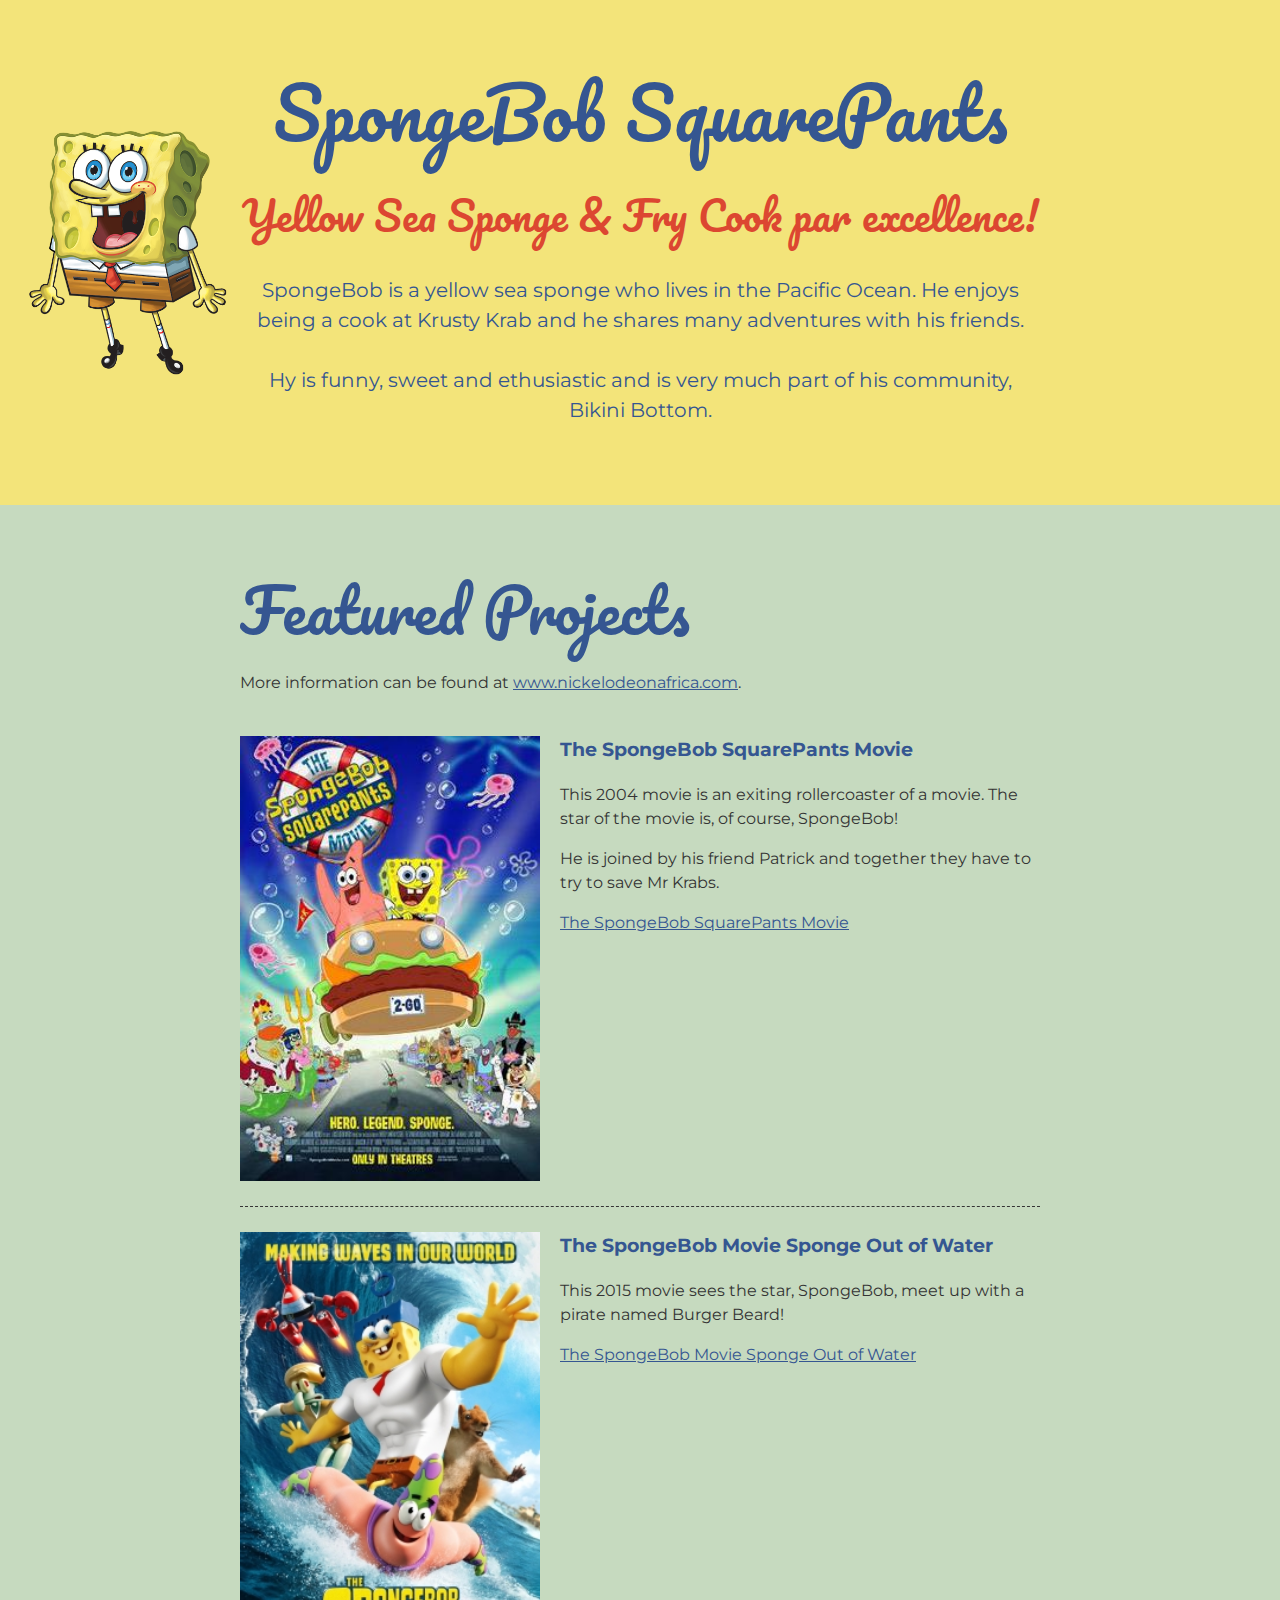
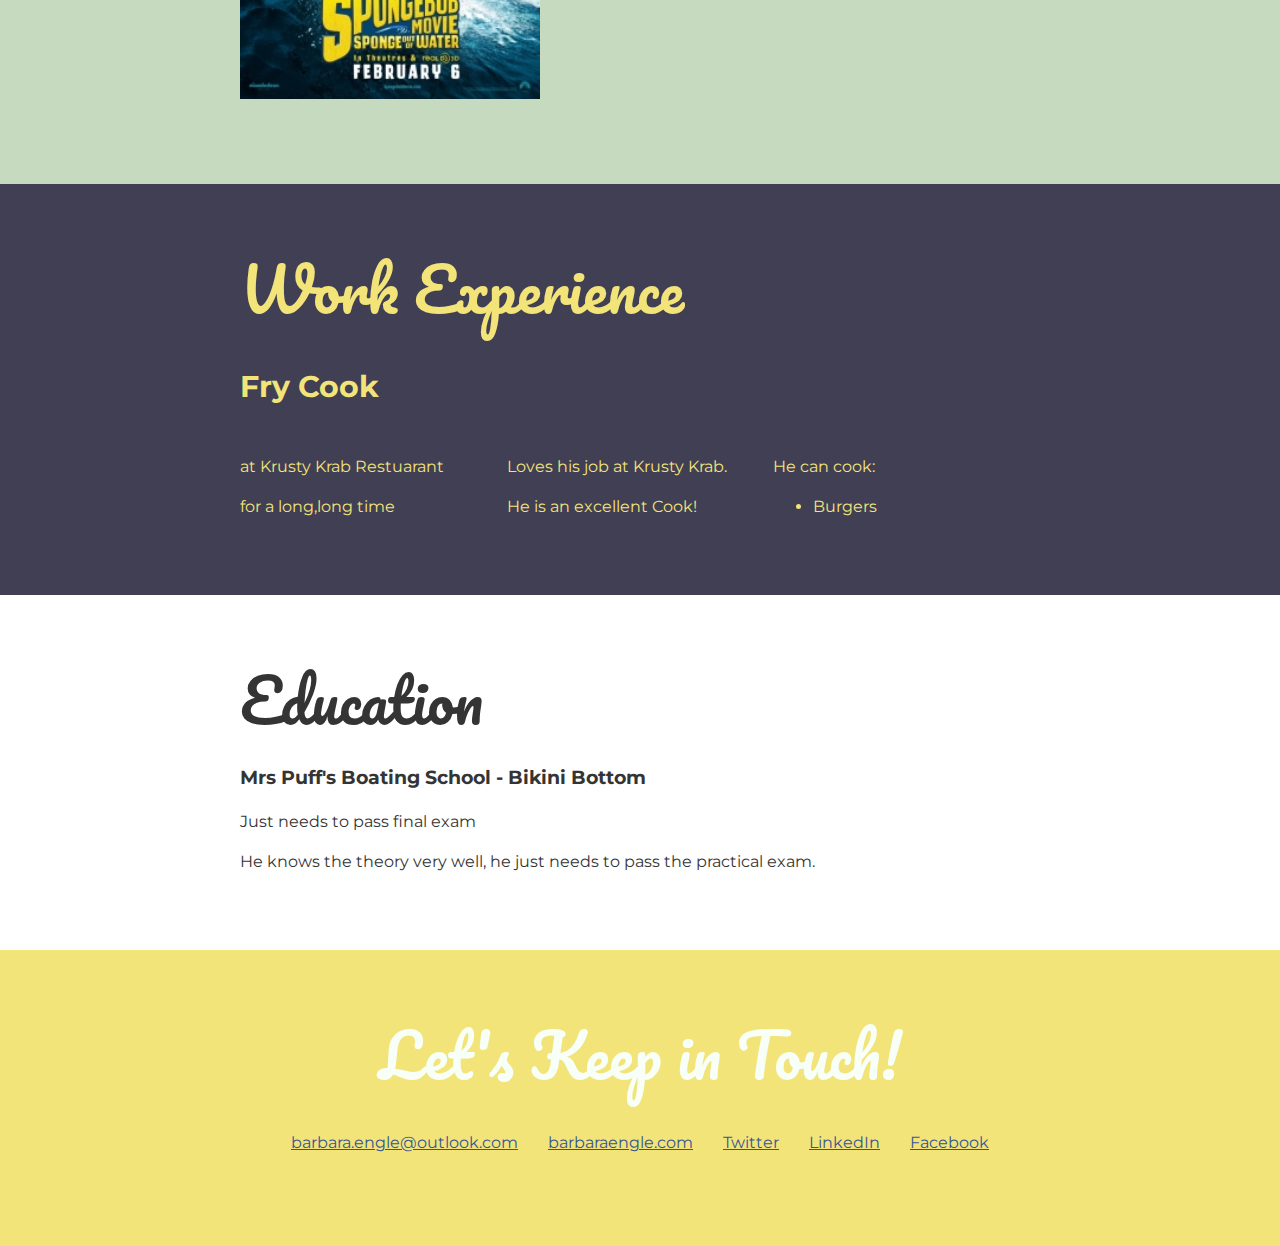
<file: SpongeBob/index.html>
<!DOCTYPE html>

<html lang="en">

<head>
    <meta charset="UTF-8">
    <meta name="viewport" content="width=device-width, initial-scale=1.0">
    <title>SpongeBob SquarePants Portfolio</title> 
    <link href="https://fonts.googleapis.com/css2?family=Montserrat&family=Pacifico&display=swap" rel="stylesheet"> 
    <link rel="stylesheet" href="css/styles.css">  
</head>

<body>
    <main>
      <!-- ***********************  ABOUT / PROFILE  *********************** -->
      <header>
        <div class="content-wrapper">
          <h1>SpongeBob SquarePants</h1>
          <h2>Yellow Sea Sponge & Fry Cook par excellence!</h2>

          <p>SpongeBob is a yellow sea sponge who lives in the Pacific Ocean.  He enjoys being a cook at Krusty Krab and he shares many adventures with his friends. </p>
          <p>Hy is funny, sweet and ethusiastic and is very much part of his community, Bikini Bottom.</p>
        </div>
      </header>

      <!-- ********************  PROJECTS / PORTFOLIO  ********************* -->
      <section class="projects">
        <div class="content-wrapper divider">
        <h2>Featured Projects</h2>
        <p>More information can be found at <a href="http://www.nickelodeonafrica.com/shows/spongebob/76ypv4">www.nickelodeonafrica.com</a>.</p>

        <!-- Copy the whole <section> block to add more projects. -->
        <section class="project-item">
          <img src="images/The_SpongeBob_SquarePants_Movie_poster.jpg" alt="The SpongeBob SquarePants Move Poster">
          <h3>The SpongeBob SquarePants Movie</h3>
          <p>This 2004 movie is an exiting rollercoaster of a movie.  The star of the movie is, of course, SpongeBob!</p>
          <p>He is joined by his friend Patrick and together they have to try to save Mr Krabs.</p>
          <a href="#" target="https://en.wikipedia.org/wiki/The_SpongeBob_SquarePants_Movie">The SpongeBob SquarePants Movie</a>
        </section>
        <!-- End of Project block. -->

        <section class="project-item">
          <img src="images/SB-2_poster.jpg" alt="The SpongeBob Movie Sponge out of Water Poster">
          <h3>The SpongeBob Movie Sponge Out of Water</h3>
          <p>This 2015 movie sees the star, SpongeBob, meet up with a pirate named Burger Beard!</p>
          <a href="#" target="https://en.wikipedia.org/wiki/The_SpongeBob_Movie:_Sponge_Out_of_Water">The SpongeBob Movie Sponge Out of Water</a>
        </section>

        </div>
      </section>

      <!-- ***********************  WORK EXPERIENCE  *********************** -->
      <section class="work-experience">
        
       <div class="content-wrapper">
        
          <h2>Work Experience </h2>
        
          <h3>Fry Cook</h3>
        <!-- Copy this whole <section> block to add more jobs. -->
        <section class="job-item">

          <div class="job-details">
            <p>at Krusty Krab Restuarant</p>
            <p>for a long,long time</p>
          </div>

          <div class="job-summary">
            <p>Loves his job at Krusty Krab.</p>
            <p>He is an excellent Cook!</p>
          </div>

          <div class="job-details">
            <p>He can cook:</p>
            <ul>
              <li>Burgers</li>
            </ul>
          </div>
        
        </section>
        <!-- End of Job block. -->
      </div>
      
    </section>

      <!-- ******************  EDUCATION & CERTIFICATIONS ****************** -->
      <section>
      <div class="content-wrapper">
        <h2>Education</h2>

        <!-- Copy this whole <section> block to add more schools. -->
        <section>
          <h3>Mrs Puff's Boating School - Bikini Bottom</h3>
          <p>Just needs to pass final exam</p>
          <p>He knows the theory very well, he just needs to pass the practical exam.</p>
        </section>
        <!-- End of School block. -->
      </div>
      </section>
      </main>

      <!-- *****************  CONTACT INFO / SOCIAL MEDIA  ***************** -->
      <footer>
        <div class="content-wrapper">
          <h2>Let's Keep in Touch!</h2>

          <!-- Social media and contact links. Add or remove any networks. -->
          <ul class="contact-list">
            <li><a href="mailto:barbara.engle@outlook.com">barbara.engle@outlook.com</a></li>
            <li><a href="http://barbaraengle.com" target="_blank">barbaraengle.com</a></li>
            <li><a href="#" target="_blank">Twitter</a></li>
            <li><a href="#" target="_blank">LinkedIn</a></li>
            <li><a href="#" target="_blank">Facebook</a></li>
          </ul>
        </div>
      </footer>
    
</body>
</html>
</file>
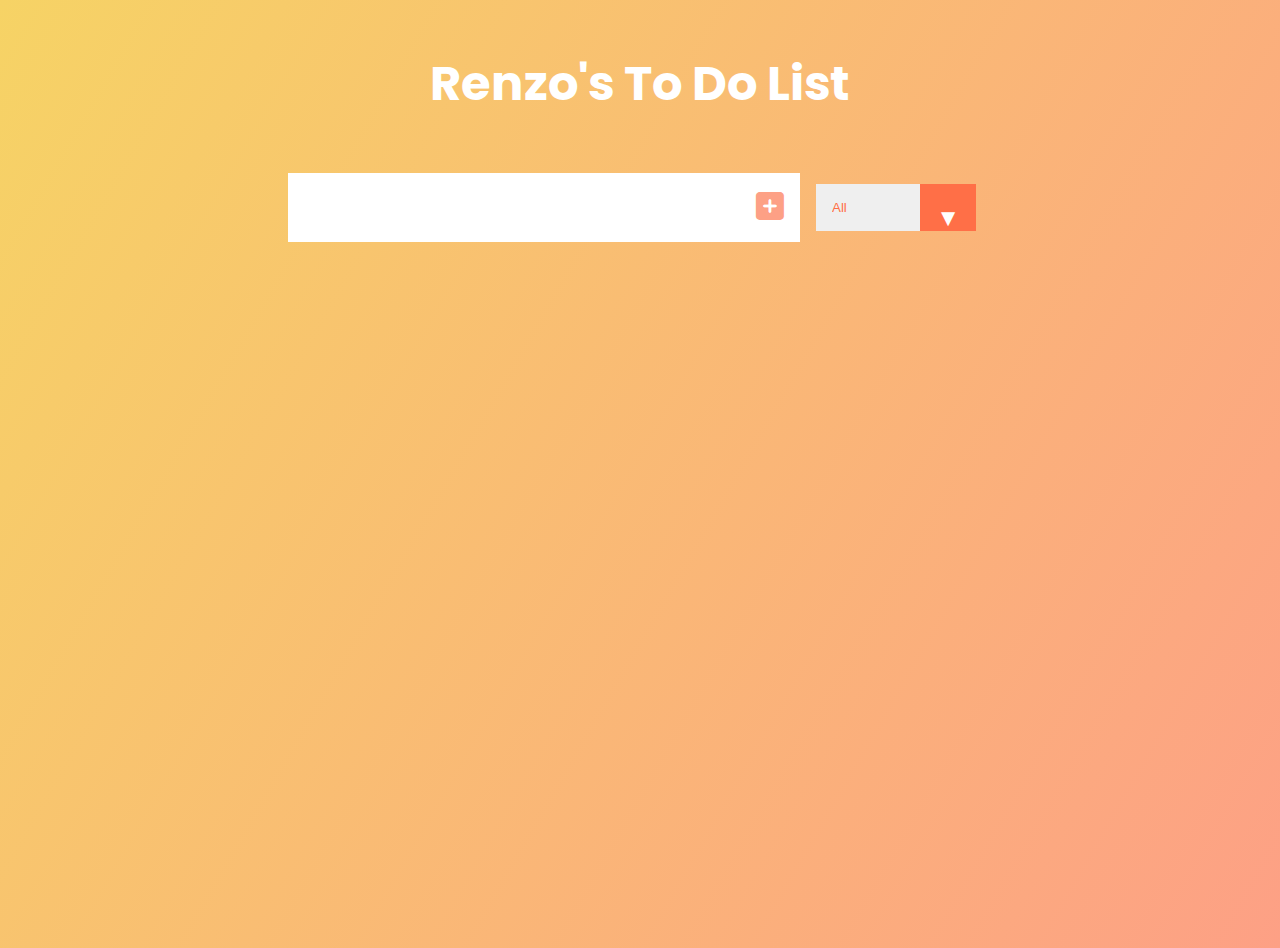
<file: ToDoList/index.html>
<!DOCTYPE html>
<html lang="en">

<head>
    <meta charset="UTF-8">
    <meta http-equiv="X-UA-Compatible" content="IE=edge">
    <meta name="viewport" content="width=device-width, initial-scale=1.0">
    <link href="https://fonts.googleapis.com/css2?family=Poppins:ital,wght@1,300&display=swap" rel="stylesheet">
    <link rel="stylesheet" href="https://cdnjs.cloudflare.com/ajax/libs/font-awesome/6.0.0/css/all.min.css"
        integrity="sha512-9usAa10IRO0HhonpyAIVpjrylPvoDwiPUiKdWk5t3PyolY1cOd4DSE0Ga+ri4AuTroPR5aQvXU9xC6qOPnzFeg=="
        crossorigin="anonymous" referrerpolicy="no-referrer" />
    <link rel="stylesheet" href="./style.css" />
    <title>Todo List</title>
</head>

<body>

    <!---------------------------------------------------------------Header Section------------------------------------------------- -->
    <header>
        <h1>Renzo's To Do List</h1>
    </header>
    <!--------------------------------------------------------------Beginning of Form----------------------------------------------------- -->
    <form>
        <input type="text" class="todo-input"/>
        <button class="todo-button" type="submit">
        <i class="fas fa-plus-square"></i>
        </button>
        <div class="select">
            <select name="todos" class="filter-todo">
                <option value="all">All</option>
                <option value="completed">Completed</option>
                <option value="uncompleted">Uncompleted</option>
            </select>
        </div>
    </form><br/>
    <!---------------------------------------------------------------List Object being added Dynamically----------------------------------- -->
    <div class="todo-container">
        <ul class="todo-list"></ul>
    </div>

    <script src="./app.js" />

</body>

</html>
</file>
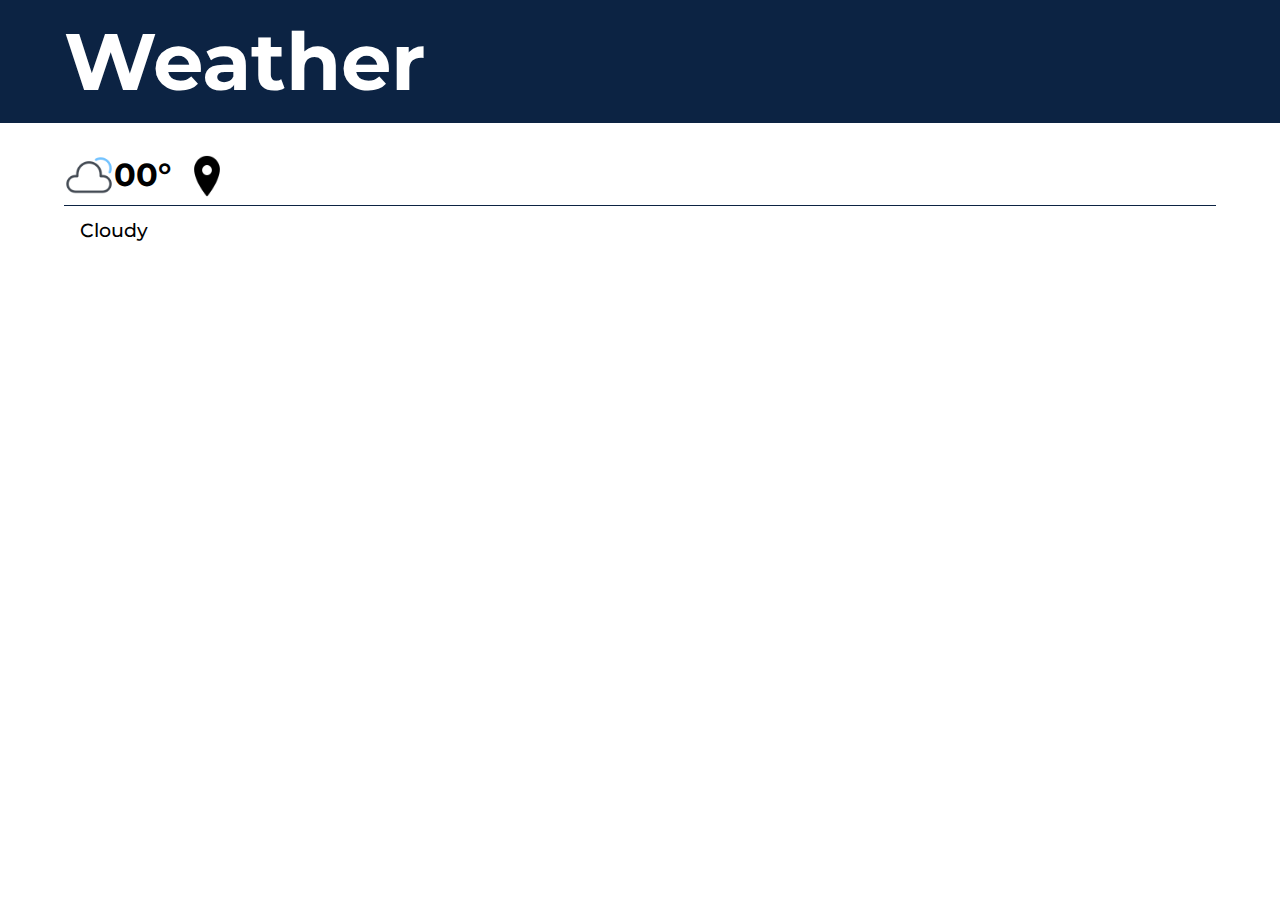
<file: WeatherMap/src/index.html>
<!DOCTYPE html>
<html lang="en">
<head>
    <meta charset="UTF-8">
    <meta http-equiv="X-UA-Compatible" content="IE=edge">
    <meta name="viewport" content="width=device-width, initial-scale=1.0">
    <title>Weather Map</title>
    <link rel="stylesheet" href="style.css">
    <meta http-equiv="Refresh" content="120">
</head>
<body>
    <header>
        <nav>
            <h1>Weather</h1>
            <h1 class="clock" id="clock"></h1>
        </nav>
    </header>
    <main>
        
        <section class="current">
            <div class="current-info">
                <div class="current-location">
                    <div class="temp">
                        <img src="./img/partly-cloudy-day.png" alt="Cloud Icon" id="showIcon" class="current-icon">
                        <h2 id="currentTemp">00&deg;</h2>
                    </div>
                    <div>
                        <img class="pin-icon" src="./img/location.png" alt="Location Pin">
                        <h2 class="location-name" id="currentLocation"></h2>
                    </div>
                </div>
                <div class="desc">
                    <p class="feels-like" id="feelsLike"></p>
                    <p class="description" id="description">Cloudy</p>

                </div>
            </div>

            <div class="hourly-forecast" id="hourlyForecast"></div>
        </section>
       
    </main>
    <script src="./config.js"></script>
    <script src="./app.js"></script>
</body>
</html>
</file>
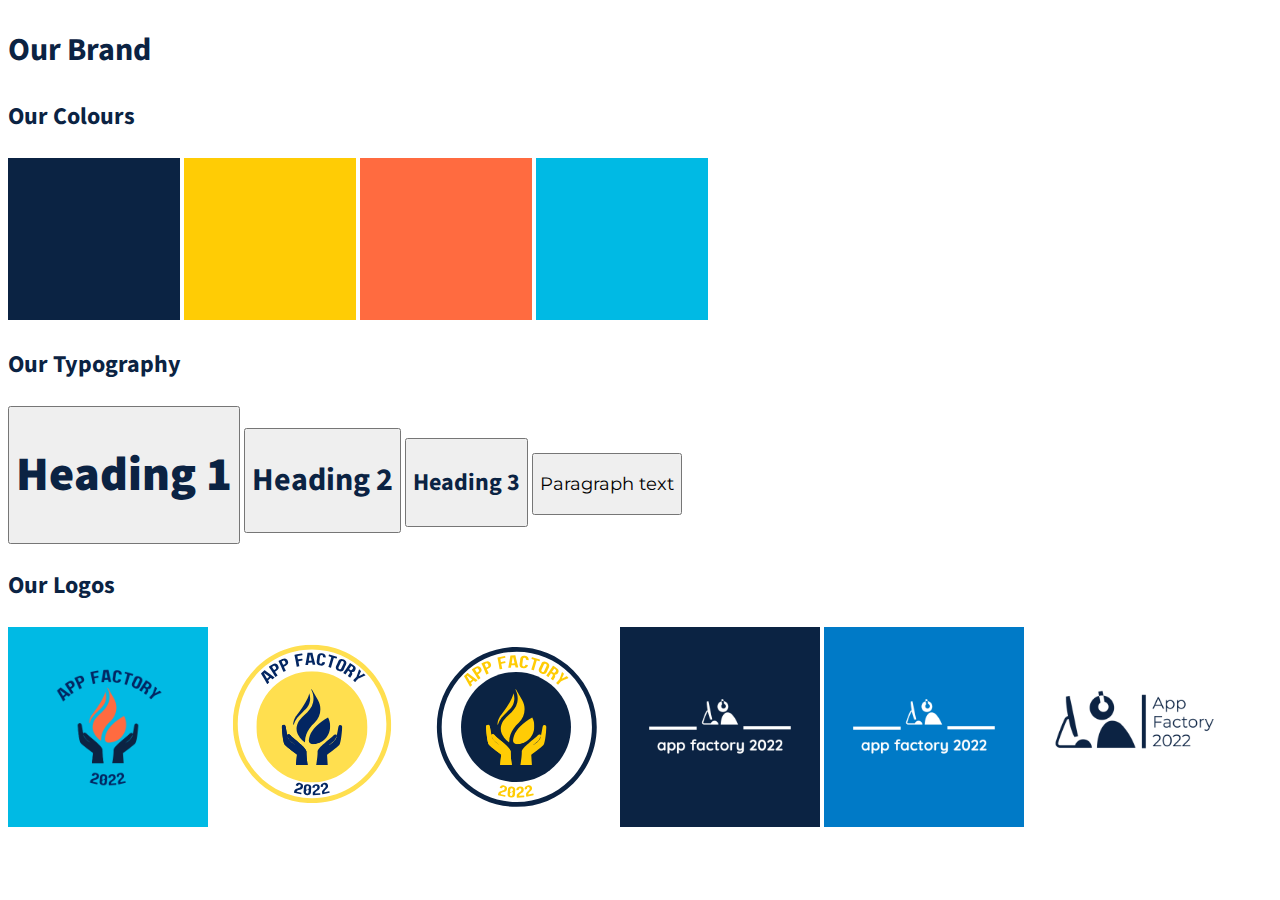
<file: appFactory.html>
<!DOCTYPE html>
<html lang="en">
<head>
    <meta charset="UTF-8">
    <meta http-equiv="X-UA-Compatible" content="IE=edge">
    <meta name="viewport" content="width=device-width, initial-scale=1.0">
	<link rel="preconnect" href="https://fonts.googleapis.com">
		<link rel="preconnect" href="https://fonts.gstatic.com" crossorigin>
		<link
			href="https://fonts.googleapis.com/css2?family=Montserrat:ital,wght@0,300;0,400;0,600;0,700;1,400&family=Source+Sans+Pro:ital,wght@0,700;0,900;1,700;1,900&display=swap"
			rel="stylesheet">
    <link href="./css/appFactory.css" rel="stylesheet">
    <title>App Factory 2022</title>
</head>
<body>
    <div class="wrapper">
		<section>
			<div class="our-brand">
				<H2>Our Brand</H2>
				<h3>Our Colours</h3>
				<div class="colour-group">
					<button type="button" class="colour blue"></button>
					<button type="button" class="colour yellow"></button>
					<button type="button" class="colour flame"></button>
					<button type="button" class="colour light-blue"></button>
				</div>
				<h3>Our Typography</h3>
				<button type="button" class="typography">
					<h1>Heading 1</h1>
				</button>
				<button type="button" class="typography">
					<h2>Heading 2</h2>
				</button>
				<button type="button" class="typography">
					<h3>Heading 3</h3>
				</button>
				<button type="button" class="typography">
					<p>Paragraph text</p>
				</button>
				<h3>Our Logos</h3>
				<img src="./img/AppFactorylogo.png">
				<img src="./img/AppFactoryLogo.svg">
				<img src="./img/logo 3.svg">
				<img src="./img/app factory 2022.png" class="logo-dark">
				<img src="./img/app factory 2022.jpg" class="logo-group">
				<img src="./img/app factory 2022(1).jpg">
			</div>
		</section>
	</div>
</body>
</html>
</file>
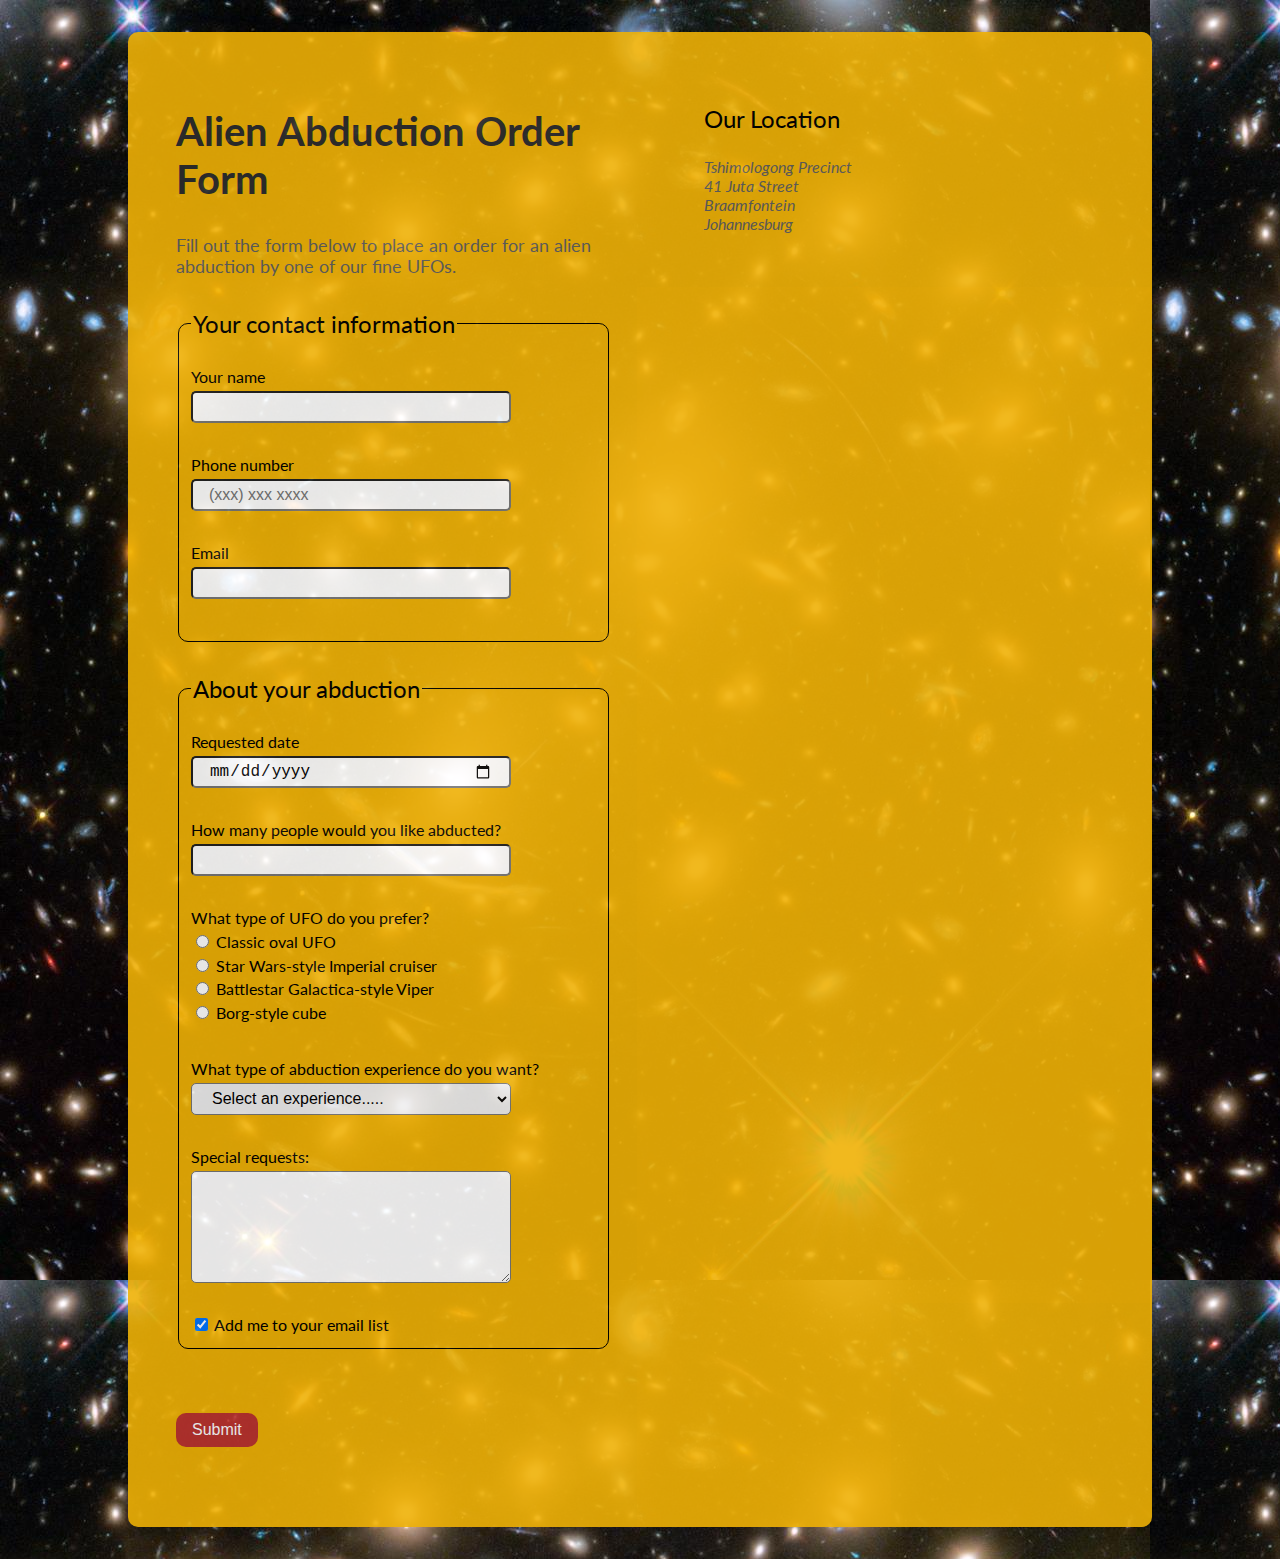
<file: Alien Abduction/alien.html>
<!DOCTYPE html>
<html lang="en">

<head>
	<meta charset="UTF-8">
	<title>Alien Abduction Order Form</title>
	<link rel="preconnect" href="https://fonts.googleapis.com">
	<link rel="preconnect" href="https://fonts.gstatic.com" crossorigin>
	<link href="https://fonts.googleapis.com/css2?family=Lato:wght@400;700&display=swap" rel="stylesheet">
	<link href="css/forms.css" rel="stylesheet">
</head>

<body>
	<div class="wrapper">
		<section>

			<h1>Alien Abduction Order Form</h1>
			
			<p>Fill out the form below to place an order for an alien abduction by one of our fine UFOs.</p>

			<form action="https://e3vwdl4bpd.execute-api.us-west-2.amazonaws.com/default/API2SES" method="post">
				
				<input type="hidden" name="send_to" value="barbara.engle@outlook.com">

				<fieldset>
					<legend>Your contact information</legend>

					<label for="yourName">Your name</label>
					<input type="text" id="yourname" name="yourname">

					<label for="phone">Phone number</label>
					<input type="tel" id="phone" name="phone" placeholder="(xxx) xxx xxxx">

					<label for="email">Email</label>
					<input type="email" id="email" name="email">
				</fieldset>

				<fieldset>

					<legend>About your abduction </legend>

					<label for="requestedDate">Requested date</label>
					<input type="date" id="requesteddate" name="requesteddate">

					<label for="peopleNo">How many people would you like abducted?</label>
					<input type="number" id="peopleno" min="1" max="10" name="peopleno">

					<label for="ufotype">What type of UFO do you prefer?</label>
					<label>
						<input type="radio" name="ufotype" value="classic">
						Classic oval UFO
					</label>

					<label>
						<input type="radio" name="ufotype" value="starwars">
						Star Wars-style Imperial cruiser
					</label>

					<label>
						<input type="radio" name="ufotype" value="battlestar">
						Battlestar Galactica-style Viper
					</label>

					<label>
						<input type="radio" name="ufotype" value="borg">
						Borg-style cube
					</label>

					<label for="experiencetype">What type of abduction experience do you want?</label>
					<select id="experiencetype" name="experiencetype">
						<option selected>Select an experience.....</option>
						<option value="tour">Tour of the solar system</option>
						<option value="dinner">Alien dinner and discussion</option>
						<option value="dance">Alien dance lessons</option>
						<option value="whalewatching">Whale watching</option>
					</select>


					<label for="specialrequest">Special requests:</label>
					<textarea id="specialrequest" name="specialrequest"></textarea>

					<label>
						<input type="checkbox" value="subscribe" name="subscribe" checked>
						Add me to your email list
					</label>
	

				</fieldset>

				<button type="submit">Submit</button>
				
				
			</form>

		</section>

		<aside>
		
			<h3>Our Location</h3>
		
			<address>
			<ul>
				<li>Tshimologong Precinct </li>
				<li>41 Juta Street </li>
				<li>Braamfontein </li>
				<li>Johannesburg</li>
			</ul>
			</address>

			<iframe 
				src="https://www.google.com/maps/embed?pb=!1m18!1m12!1m3!1d3580.0643656546868!2d28.029705815351612!3d-26.19458438344202!2m3!1f0!2f0!3f0!3m2!1i1024!2i768!4f13.1!3m3!1m2!1s0x1e950c1b6a6a1df1%3A0xc45fc4ca472e6a2f!2s41%20Juta%20St%2C%20Braamfontein%2C%20Johannesburg%2C%202000!5e0!3m2!1sen!2sza!4v1642593471384!5m2!1sen!2sza" 
				width="400" 
				height="300" 
				style="border:0;" 
				allowfullscreen="" 
				loading="lazy">
			</iframe>
		
		</aside>
	</div>

	<script src="js/forms.js"></script>
</body>

</html>
</file>
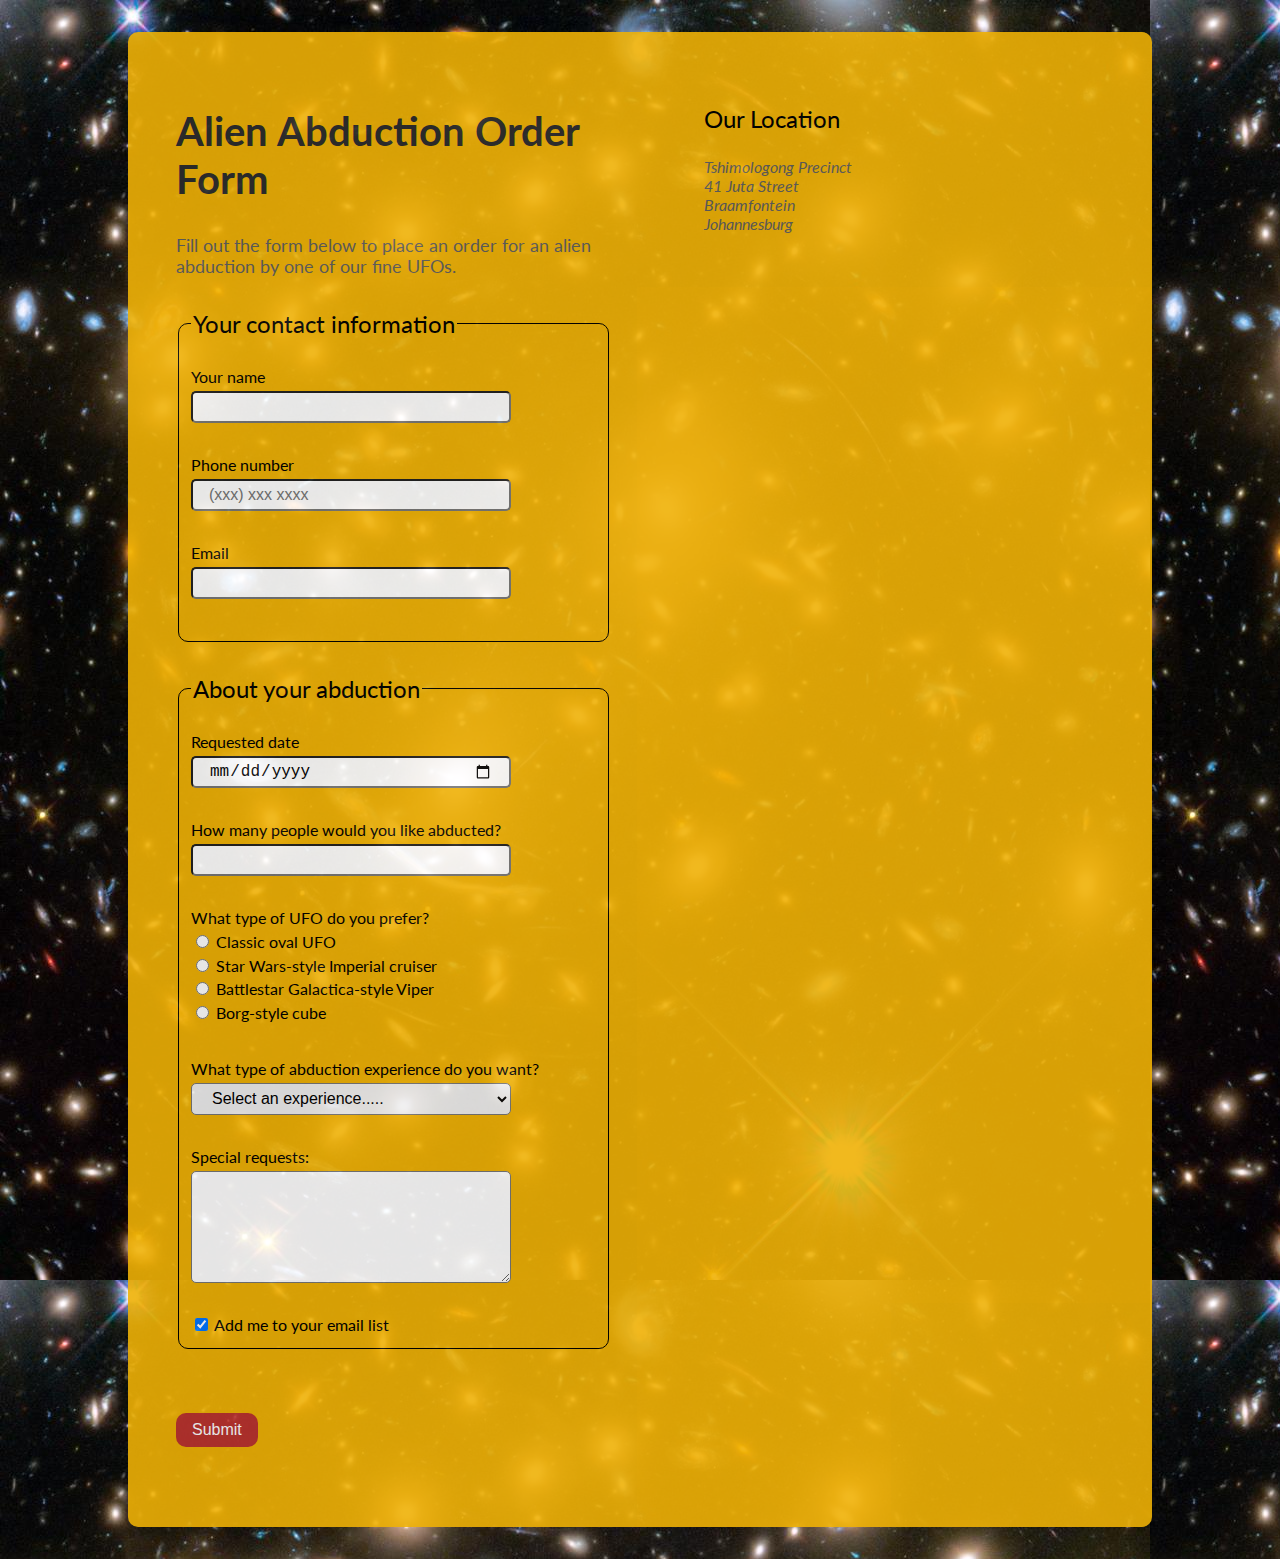
<file: AlienAbduction/alien.html>
<!DOCTYPE html>
<html lang="en">
	<head>
		<meta charset="UTF-8">
		<title>Alien Abduction Order Form</title>
		<link rel="preconnect" href="https://fonts.googleapis.com">
		<link rel="preconnect" href="https://fonts.gstatic.com" crossorigin>
		<link href="https://fonts.googleapis.com/css2?family=Lato:wght@400;700&display=swap" rel="stylesheet">
		<link href="css/forms.css" rel="stylesheet"> <!--css/form.css-->
	</head>
	<body>
		<div class="wrapper">
			<section>
				<h1>Alien Abduction Order Form</h1>		
				<p>Fill out the form below to place an order for an alien abduction by one of our fine UFOs.</p>
				<form action="https://e3vwdl4bpd.execute-api.us-west-2.amazonaws.com/default/API2SES" method="post">				
					<input type="hidden" name="send_to" value="rosa.msimango00@gmail.com"> <!--changed email address to mine-->
					<fieldset>
						<legend>Your contact information</legend>
						<label for="yourName">Your name</label>
						<input type="text" id="yourname" name="yourname">
						<label for="phone">Phone number</label>
						<input type="tel" id="phone" name="phone" placeholder="(xxx) xxx xxxx">
						<label for="email">Email</label>
						<input type="email" id="email" name="email">
					</fieldset>
					<fieldset>
						<legend>About your abduction </legend>
						<label for="requestedDate">Requested date</label>
						<input type="date" id="requesteddate" name="requesteddate">
						<label for="peopleNo">How many people would you like abducted?</label>
						<input type="number" id="peopleno" min="1" max="10" name="peopleno">
						<label for="ufotype">What type of UFO do you prefer?</label>
						<label>
							<input type="radio" name="ufotype" value="classic">
							Classic oval UFO
						</label>
						<label>
							<input type="radio" name="ufotype" value="starwars">
							Star Wars-style Imperial cruiser
						</label>
						<label>
							<input type="radio" name="ufotype" value="battlestar">
							Battlestar Galactica-style Viper
						</label>
						<label>
							<input type="radio" name="ufotype" value="borg">
							Borg-style cube
						</label>
						<label for="experiencetype">What type of abduction experience do you want?</label>
						<select id="experiencetype" name="experiencetype">
							<option selected>Select an experience.....</option>
							<option value="tour">Tour of the solar system</option>
							<option value="dinner">Alien dinner and discussion</option>
							<option value="dance">Alien dance lessons</option>
							<option value="whalewatching">Whale watching</option>
						</select>
						<label for="specialrequest">Special requests:</label>
						<textarea id="specialrequest" name="specialrequest"></textarea>
						<label>
							<input type="checkbox" value="subscribe" name="subscribe" checked>
							Add me to your email list
						</label>
					</fieldset>
					<button type="submit">Submit</button>
				</form>
			</section>
			<aside>
				<h3>Our Location</h3>
				<address>
				<ul>
					<li>Tshimologong Precinct </li>
					<li>41 Juta Street </li>
					<li>Braamfontein </li>
					<li>Johannesburg</li>
				</ul>
				</address>
				<iframe 
					src="https://www.google.com/maps/embed?pb=!1m18!1m12!1m3!1d3580.0643656546868!2d28.029705815351612!3d-26.19458438344202!2m3!1f0!2f0!3f0!3m2!1i1024!2i768!4f13.1!3m3!1m2!1s0x1e950c1b6a6a1df1%3A0xc45fc4ca472e6a2f!2s41%20Juta%20St%2C%20Braamfontein%2C%20Johannesburg%2C%202000!5e0!3m2!1sen!2sza!4v1642593471384!5m2!1sen!2sza" 
					width="400" 
					height="300" 
					style="border:0;" 
					allowfullscreen="" 
					loading="lazy">
				</iframe>
			</aside>
		</div>
		<script src="js/forms.js"></script>
	</body>
</html>
</file>
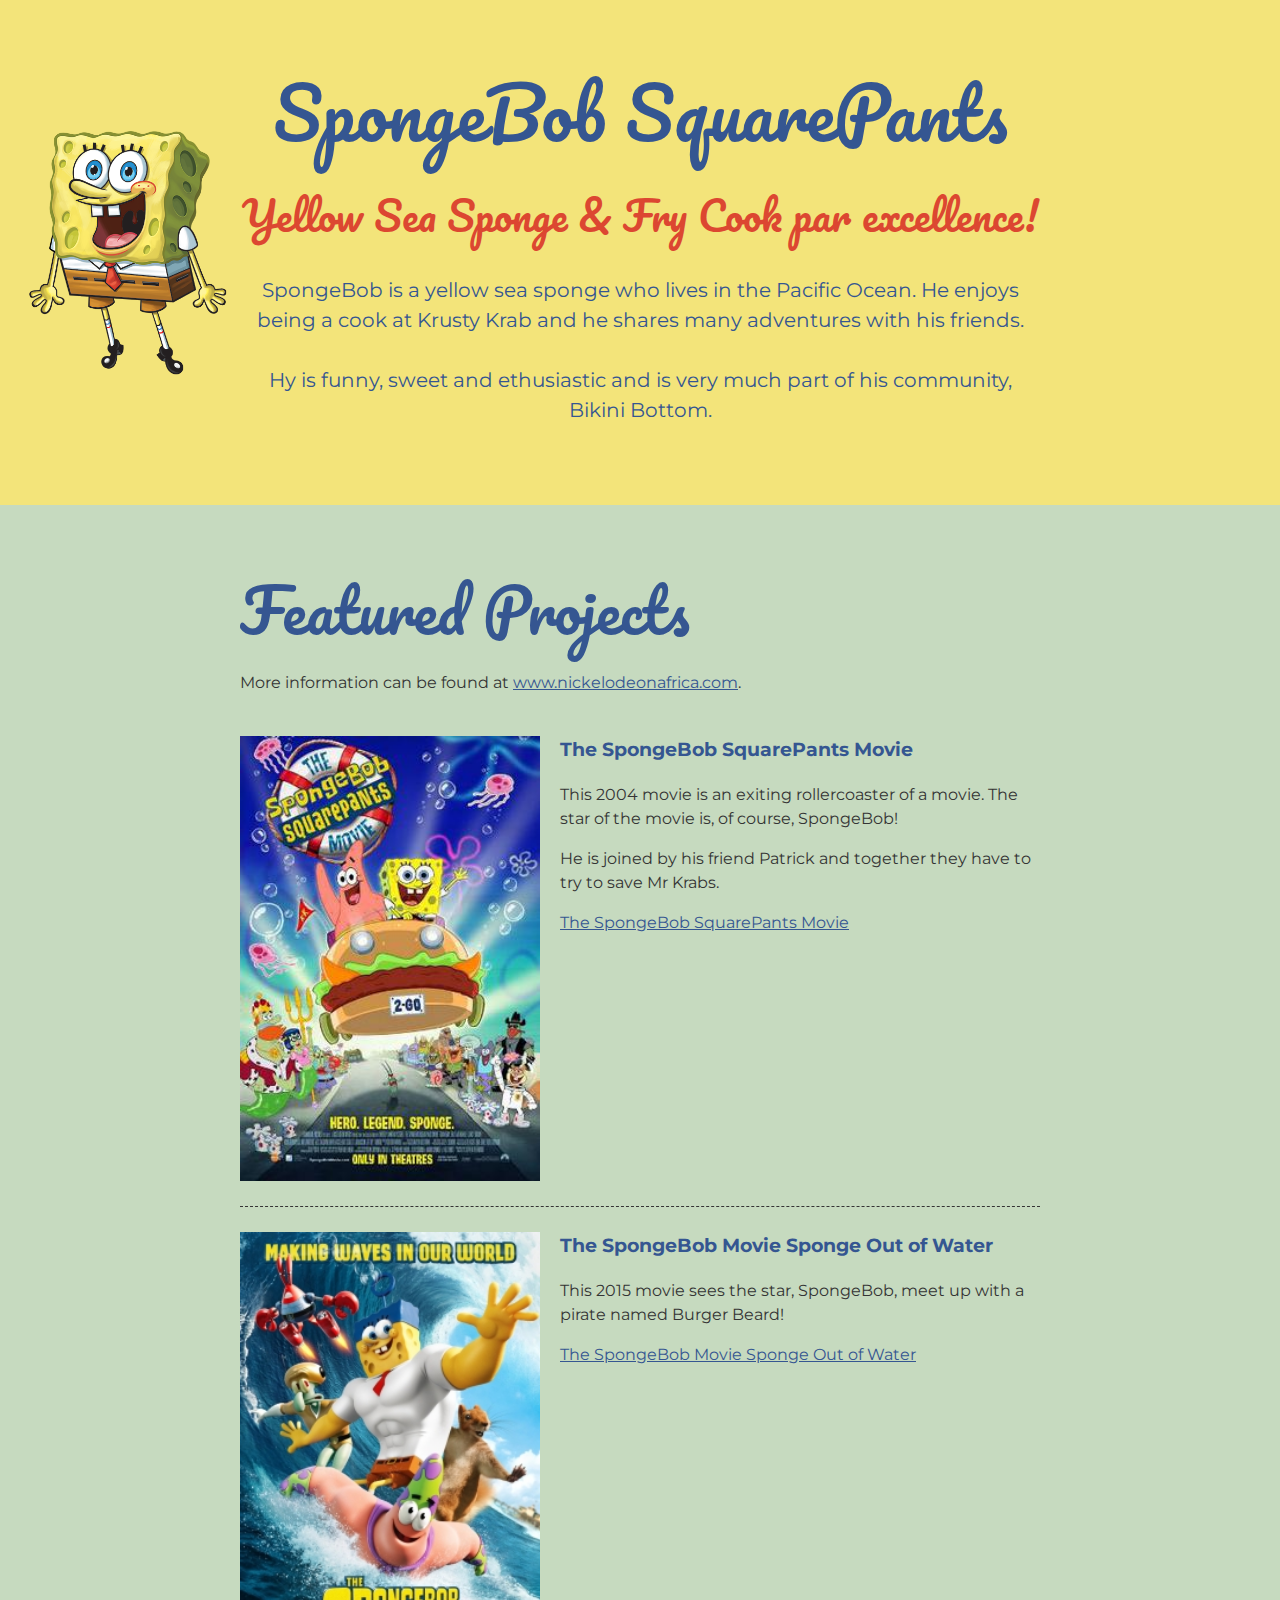
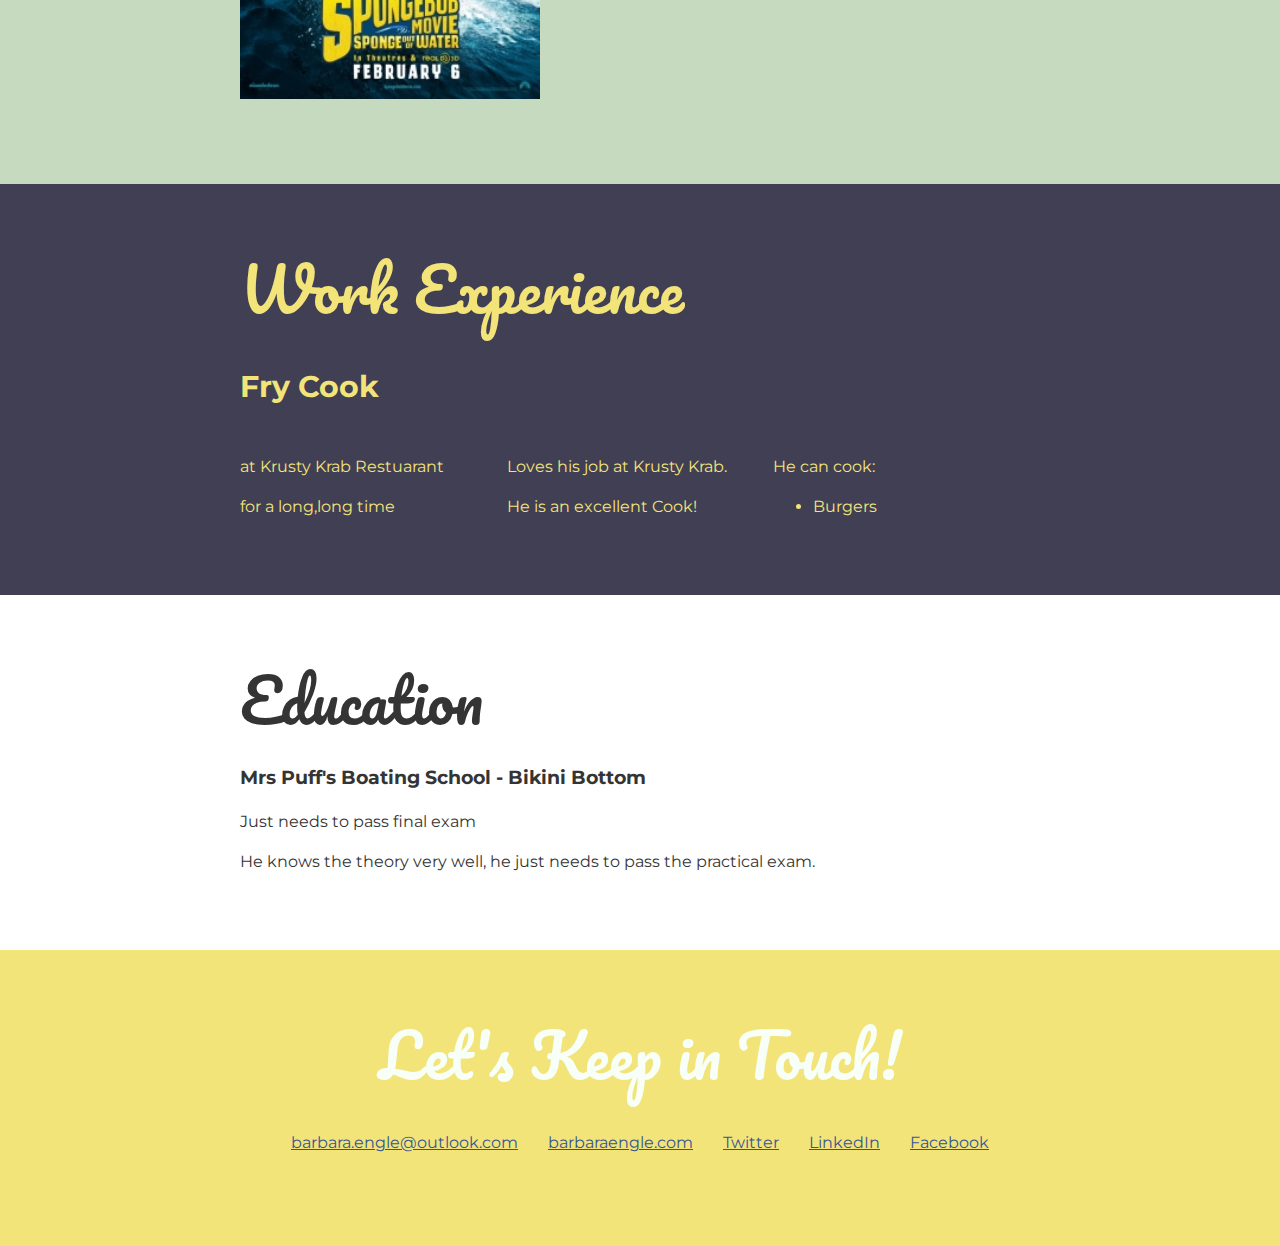
<file: SpongeBob/spongebob.html>
<!DOCTYPE html>
<html lang="en">
  <head>
      <meta charset="UTF-8">
      <meta name="viewport" content="width=device-width, initial-scale=1.0">
      <title>SpongeBob SquarePants Portfolio</title> 
      <link href="https://fonts.googleapis.com/css2?family=Montserrat&family=Pacifico&display=swap" rel="stylesheet"> 
      <link rel="stylesheet" href="css/styles.css">  
  </head>
  <body>
      <main>
        <!-- ***********************  ABOUT / PROFILE  *********************** -->
        <header>
          <div class="content-wrapper">
            <h1>SpongeBob SquarePants</h1>
            <h2>Yellow Sea Sponge & Fry Cook par excellence!</h2>
            <p>SpongeBob is a yellow sea sponge who lives in the Pacific Ocean.  He enjoys being a cook at Krusty Krab and he shares many adventures with his friends. </p>
            <p>Hy is funny, sweet and ethusiastic and is very much part of his community, Bikini Bottom.</p>
          </div>
        </header> <!--added header closing tag-->
        <!-- ********************  PROJECTS / PORTFOLIO  ********************* -->
        <section class="projects">
          <div class="content-wrapper divider">
				<h2>Featured Projects</h2>
				<p>More information can be found at <a href="http://www.nickelodeonafrica.com/shows/spongebob/76ypv4">www.nickelodeonafrica.com</a>.</p>
				<!-- Copy the whole <section> block to add more projects. -->
				<section class="project-item">
					<img src="images/The_SpongeBob_SquarePants_Movie_poster.jpg" alt="The SpongeBob SquarePants Move Poster">
					<h3>The SpongeBob SquarePants Movie</h3>
					<p>This 2004 movie is an exiting rollercoaster of a movie.  The star of the movie is, of course, SpongeBob!</p>
					<p>He is joined by his friend Patrick and together they have to try to save Mr Krabs.</p>
					<a href="#" target="https://en.wikipedia.org/wiki/The_SpongeBob_SquarePants_Movie">The SpongeBob SquarePants Movie</a>
				</section>
				<!-- End of Project block. -->
				<section class="project-item">
					<img src="images/SB-2_poster.jpg" alt="The SpongeBob Movie Sponge out of Water Poster">
					<h3>The SpongeBob Movie Sponge Out of Water</h3>
					<p>This 2015 movie sees the star, SpongeBob, meet up with a pirate named Burger Beard!</p>
					<a href="#" target="https://en.wikipedia.org/wiki/The_SpongeBob_Movie:_Sponge_Out_of_Water">The SpongeBob Movie Sponge Out of Water</a>
				</section>
          </div>
        </section>
        <!-- ***********************  WORK EXPERIENCE  *********************** -->
        <section class="work-experience">
				<div class="content-wrapper">
					<h2>Work Experience </h2>
					<h3>Fry Cook</h3>
					<!-- Copy this whole <section> block to add more jobs. -->
					<section class="job-item">
						<div class="job-details">
							<p>at Krusty Krab Restuarant</p>
							<p>for a long,long time</p>
						</div>
						<div class="job-summary">
							<p>Loves his job at Krusty Krab.</p>
							<p>He is an excellent Cook!</p>
						</div>
						<div class="job-details">
							<p>He can cook:</p>
							<ul>
								<li>Burgers</li>
							</ul>
						</div>
					</section>
					<!-- End of Job block. -->
				</div>
      	</section>
			<!-- ******************  EDUCATION & CERTIFICATIONS ****************** -->
			<section>
				<div class="content-wrapper">
					<h2>Education</h2>
					<!-- Copy this whole <section> block to add more schools. -->
					<section>
						<h3>Mrs Puff's Boating School - Bikini Bottom</h3>
						<p>Just needs to pass final exam</p>
						<p>He knows the theory very well, he just needs to pass the practical exam.</p>
					</section>
					<!-- End of School block. -->
				</div>
			</section>
      </main>
		<!-- *****************  CONTACT INFO / SOCIAL MEDIA  ***************** -->
		<footer>
			<div class="content-wrapper">
				<h2>Let's Keep in Touch!</h2>
				<!-- Social media and contact links. Add or remove any networks. -->
				<ul class="contact-list">
					<li><a href="mailto:barbara.engle@outlook.com">barbara.engle@outlook.com</a></li>
					<li><a href="http://barbaraengle.com" target="_blank">barbaraengle.com</a></li>
					<li><a href="#" target="_blank">Twitter</a></li>
					<li><a href="#" target="_blank">LinkedIn</a></li>
					<li><a href="#" target="_blank">Facebook</a></li>
				</ul>
			</div>
		</footer>
  </body>
</html>
</file>
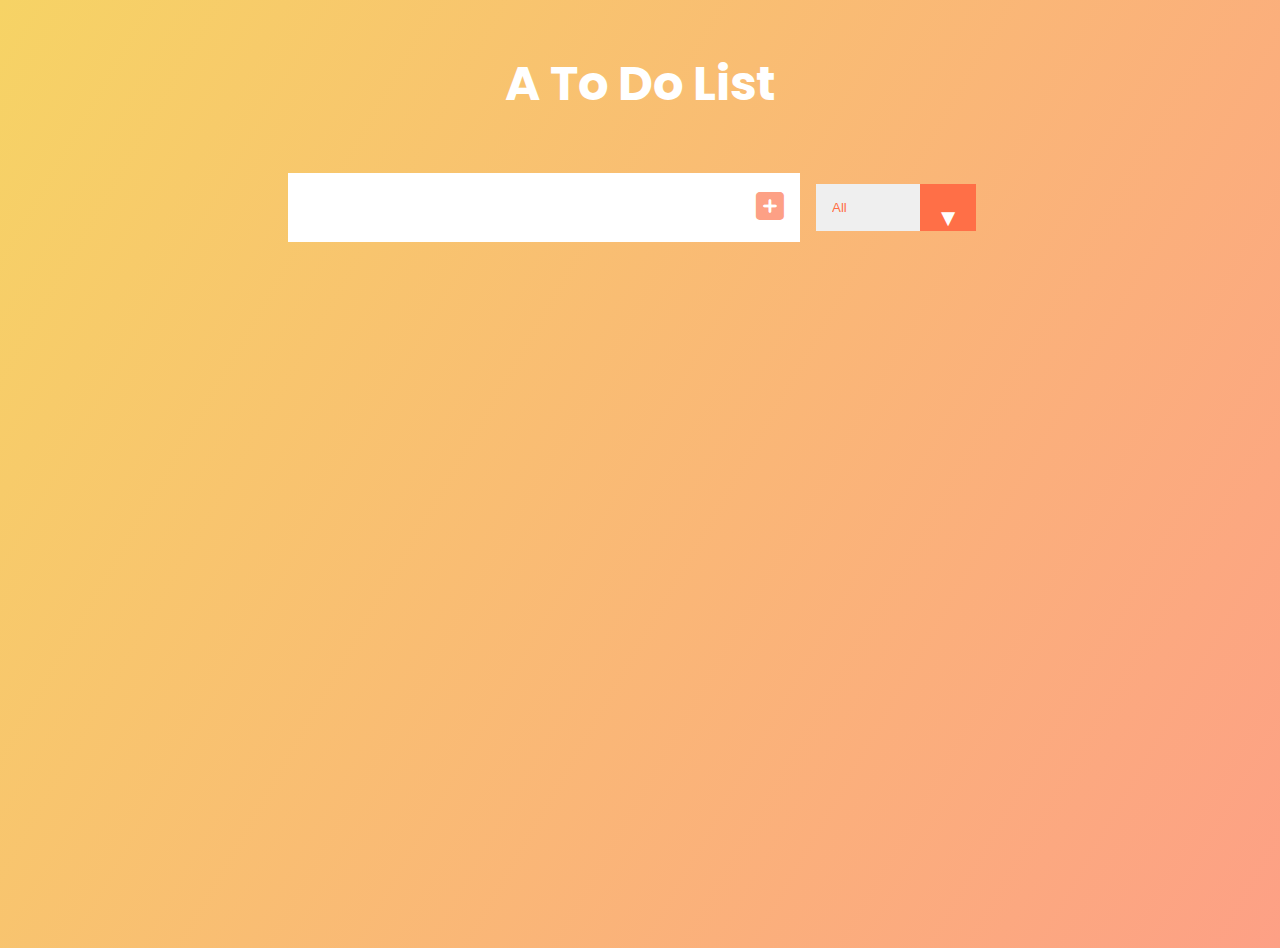
<file: ToDoList/todolist.html>
<!DOCTYPE html>
<html lang="en">
    <head>
        <meta charset="UTF-8">
        <meta http-equiv="X-UA-Compatible" content="IE=edge">
        <meta name="viewport" content="width=device-width, initial-scale=1.0">
        <link href="https://fonts.googleapis.com/css2?family=Poppins:ital,wght@1,300&display=swap" rel="stylesheet">
        <link rel="stylesheet" href="https://cdnjs.cloudflare.com/ajax/libs/font-awesome/6.0.0/css/all.min.css"
            integrity="sha512-9usAa10IRO0HhonpyAIVpjrylPvoDwiPUiKdWk5t3PyolY1cOd4DSE0Ga+ri4AuTroPR5aQvXU9xC6qOPnzFeg=="
            crossorigin="anonymous" referrerpolicy="no-referrer" />
        <link rel="stylesheet" href="./style.css" />
        <title>To Do List</title> <!--Changed title to "To Do List"-->
    </head>
    <body>
        <!---------------------------------------------------------------Header Section------------------------------------------------- -->
        <header>
            <h1>A To Do List</h1>
        </header>
        <!--------------------------------------------------------------Beginning of Form----------------------------------------------------- -->
        <form>
            <input type="text" class="todo-input"/>
            <button class="todo-button" type="submit"><i class="fas fa-plus-square"></i></button>
            <div class="select">
                <select name="todos" class="filter-todo">
                    <option value="all">All</option>
                    <option value="completed">Completed</option>
                    <option value="uncomplete">Uncompleted</option>
                </select>
            </div>
        </form><br/>
        <!---------------------------------------------------------------List Object being added Dynamically----------------------------------- -->
        <div class="to-do-container">
            <ul class="todo-list"></ul>
        </div>
        <script src="./app.js"></script> <!-- <script src="./apps.js"-->
    </body>
</html>
</file>
<file: SpongeBob/css/styles.css>
/* 
COLOUR PALETTE
https://coolors.co/114b5f-1a936f-88d498-c6dabf-f3e9d2
 
almost-black: #343434
almost-white: #f7fff7
yellow-crayola: #F3E47Aff;
independence: #413f54ff;
liberty: #f5aa2ff5;
y-in-mn-blue: #355691ff;
onyx: #3f4045ff;
cinnabar: #DC4731ff;
*/

/* Global Styles
--------------------------------------*/
html{
    box-sizing:border-box;
}
*,*:before,*:after {
    box-sizing:inherit;
}

body {
    color: #343434;
    margin: 0;
    padding:0;
    font-family:  'montserrat', sans-serif;
    line-height: 1.5;
}
.content-wrapper{
    max-width: 800px;
    width: 85%;
    margin: 0 auto;
    padding: 60px 0;
}
img{ /*image*/
    width:300px;
}
a {
    color:#355691ff;
}
a:hover{
    text-decoration:none; /*nothing*/
}

h1{
   font-size:70px; 

}

h2{
    font-size:60px;
}
h1,h2 {
    font-family:'Pacifico', cursive;
    font-weight: 400;
    margin:0;
}

.divider > section {
    border-bottom: 1px dashed #343434;
    padding: 25px 0;
}

.divider > section:last-of-type{
    border-style:none;
}

/* Profile
--------------------------------------*/
header{
    color: #355691ff;
    text-align: center;
    background-color:#F3E47Aff ;
    background-image: url("../images/SpongeBob_stock_art.png");
    background-repeat: no-repeat;
    background-position: left;
    background-size: 20%;
}

header h2{
    font-size:40px;
    color:#DC4731ff;
    margin-top:20px; 
}

header p {
    font-size:20px;
    margin-top:30px;
}

/* Projects
--------------------------------------*/
.projects {
    background: #c6dabfff;
}

.projects h2 {
    color: #355691ff;
}
.project-item{
    overflow:hidden;

}
.project-item img{
    float:left;
    margin-right: 20px;
}

.project-item h3{
    margin-top:0;
    color: #355691ff;
}

/* Work Experience
--------------------------------------*/
.work-experience {
    color:#F3E47Aff;
    background: #413f54ff;
}

.work-experience h3 {
    font-size: 30px;
}
.job-item {
    display: grid;
    grid-template-columns: 1fr 1fr 1fr;
}
/* Education
--------------------------------------*/

/* Contact Info
--------------------------------------*/
footer {
    background:#F3E47Aff ;
    color:#f7fff7;
    text-align:center;
}
.contact-list{
    list-style-type:none;
    padding:0;
    display: flex;
    justify-content: center;
}
.contact-list a{
    padding: 15px;
    display: inline-block;
}
</file>
<file: ToDoList/style.css>
*{
    margin: 0;
    padding: 0;
    box-sizing: border-box;
}
body{
    background-image: linear-gradient(120deg,#f6d365, #fda085);
    color: white;
    font-family: 'Poppins', sans-serif;
    min-height: 100vh;
}
header, form{
    margin-top: 3rem;
    font-size: 1.5rem;
    display: flex;
    justify-content: center;
    align-items: center;
}

form input, form button{
    padding: 1rem;
    font-size: 2rem;
    border: none;
    background: white;

}
form button {
    color: #fda085;
    background: white;
    cursor: pointer;
    transition: all 0.3s ease;
}
form button:hover{
    background:#d88771;
    cursor: pointer;
    transition: all 0.3s ease ;
}
.todo-container{
    display: flex;
    justify-content: center;
    align-items: center;
}
.todo-list{
    min-width: 30%;
    list-style: none;
}
.todo{
    margin: 0.5rem;
    background: white;
    color: black;
    font-size: 1.5rem;
    display: flex;
    justify-content: space-between;
    align-items: center;
    transition: all 0.5s ease;
}
.todo li{
    flex:1;
}
.trash-btn, .complete-btn{
    background:#ff6f47;
    color: white;
    border: none;
    padding: 1rem;
    cursor: pointer;
    font-size: 1rem;
}
.complete-btn{
    background: green;
}
.todo-item{
    padding:  0rem 0.5rem;
}
.fa-trash, .fa-check{
    pointer-events: none;
}
.completed{
    text-decoration: line-through;
    opacity: 0.5;
}
.fall{
    transform: translateY(8rem) rotateZ(20deg);
    opacity: 0;
}

select{
    -webkit-appearance: none;
    -moz-appearance: none;
    outline: none;
    border: none;
}
.select {
    margin:  1rem;
    position: relative;
    overflow: hidden;
}
select{
    color: #ff6f47;
    width: 10rem;
    cursor: pointer;
    padding: 1rem;
}
.select::after{
    content: "\25bc";
    position: absolute;
    background: #ff6f47;
    top: 0;
    right: 0;
    padding: 1rem;
    pointer-events: none;
    transition: all 0.3s ease;
}
.select:hover::after{
    background: white;
    color: #ff6f47;
}
</file>
<file: WeatherMap/src/style.css>
@import url('https://fonts.googleapis.com/css2?family=Montserrat:wght@100;300;400;500;600&display=swap');
@font-face {
    font-family: 'digital';
    src: url('./assets/fonts/digital.ttf');
}

*{
    font-family: Montserrat, sans;
    margin: 0;
    padding: 0;
}
nav{
    font-size: 2.5rem;
    padding: 0.8rem 5%;
    background-color: #0c2343;
    color: #fff;
    display: block;
}
nav h1{
    display: inline;
}
.clock{
    float: right;
    letter-spacing: 0.2ch;
    
}
.current{
    padding: 2rem 5%;
    
}
.current-location {
    display: flex;
    border-bottom: 1px solid #0c2343;
    margin-bottom: 0.8rem;
} 
.current-location div{
    display: flex;
}
.current-location i{
    border-left: 1px solid red;
    padding-left: 2rem;
} 

.current-location i, 
.current-location .location-name{
    font-size: 2rem;
    margin-right: 0.8rem;
    height: max-content;
}
.pin-icon{
    width: 40px;
    height: 42px;
}
.temp{
    display: block;
    padding-right: 1rem;
}
.temp h2{
    font-size: 2rem;
}
.current-icon{
    width: 50px;
    height: 50px;
    border: none;
}
/* ______________ */
.desc{
    font-size: 1.2rem;
    display: flex;
    font-weight: 500;
}
.feels-like{
    margin-right: 1rem;
}
.description{
    text-transform: capitalize;
}
.hourly-forecast{
    display: flex;
    margin: 2rem 0;
}
.hourly-container{
    width: 18rem;
    margin-right: 1rem;
    background-color: #f8f8f8;
    border-radius: 0.5rem;
    box-shadow: 3px 3px 10px 1px rgba(12,35,67,0.3);
    -webkit-box-shadow: 3px 3px 10px 1px rgba(12,35,67,0.3);
    -moz-box-shadow: 3px 3px 10px 1px rgba(12,35,67,0.3);
}
.hourly-container:last-child{
    margin-right: 0;
}
.hourly-container h2{
    background-color: #0c2343;
    padding: 0.2rem 0.5rem;
    color: #fff;
    border-radius: 0.5rem 0.5rem 0 0;
    font-weight: 400;
}
.hourly-temp-icon{
    display: flex;
    margin: 0.3rem 0.5rem;
}
.hourly-temp-icon img {
    height: 2.2rem;
    width: 2.2rem;
}
.hourly-temp-icon p{
    font-size: 1.5rem;
    font-weight: 600;
}
.hourly-container p:last-child{
    margin: 0 0 0.5rem 0.5rem;
}
</file>
<file: css/appFactory.css>
/* global */
* {box-sizing: border-box;}
*, *:before, *:after {
  box-sizing: inherit;
}

ul{
	padding:0;
	list-style:none;
}
h1{
	color: #0B2343;
	font-family: 'Source Sans Pro',sans-serif;
	font-weight: 900;
	font-size: 3rem;
}
h2{
	color: #0B2343;
	font-family: 'Source Sans Pro',sans-serif;
	font-weight: 700;
	font-size:2rem;
}
h3{
	color: #0B2343;
	font-family: 'Source Sans Pro',sans-serif;
	font-weight: 700;
	font-size: 1.5rem;
}
p{
	font-family:'Montserrat',sans-serif;
	font-weight: 400;
	font-size:1.1rem;
}
.colour{
	height:160px;
	width:160px;
	border:none;
}
.blue{
	background-color: #0B2343;
	color:#ffcc05;
}
.yellow{
	background-color:#ffcc05;
}
.flame{
	background-color:#FF6B40;
}
.light-blue{
	background-color:#00BAE4;
}
.logo-dark{
	background-color: #0B2343;
}

.our-brand img,
.our-brand > div > img {
	width: 200px;
}
.our-projects > ol > li > a {
	text-decoration: none;
	color: #0B2343;
}
.our-projects > ol > li > a:hover {
	text-decoration: underline;
	color: #00BAE4;
}
</file>
<file: Alien Abduction/css/forms.css>
html {
  box-sizing: border-box;
}
*, *:before, *:after {
  box-sizing: inherit;
}

body {
	font-family: 'Lato', sans-serif;
	margin: 0;
	padding: 0;
	background-image: url(../img/galaxy.jpg);
}

h1{
	font-family:'Lato', sans-serif;
	font-weight: 700;
	font-size: 2.5rem;
	color:rgb(45, 45, 45);
	margin-bottom:0.1rem;
}

h2,h3,legend{
	font-family: 'Lato', sans-serif;
	font-weight:400;
	font-size: 1.5rem;
	margin-top: 1.5rem;
	margin-bottom:1.5rem;
}

p,address{
	font-family:'Lato',sans-serif;
	font-weight: 400;
	font-size: 1.1rem;
	padding-bottom:2rem;
	color:#5f5f5f;
}

address{
	font-size:1rem;
}

ul{
	padding:0;
	list-style:none;
}

iframe{
	border-radius: 10px;
}

.wrapper {
	width: 80%;
	margin: 2rem auto;
	padding: 3em;
	display: flex;
	flex-flow: row nowrap;
	background-color:#efb106;
	opacity:0.9;
	border-radius:10px;
	
}

section {
	flex-basis: 57%;
	margin-right: 10%;
}

aside {
	flex-basis: 33%;
}

p,[for="experiencetype"]{
	margin: 2rem 0 0 0;
}

fieldset{
	border: 1px solid black;
	border-radius: 10px;
	margin-bottom:2rem;
}

label{
	display:block;
	padding-bottom:0.3rem;
}

textarea{
	height: 10rem;
	padding: 1rem;
}

select{
	font-size: 1rem;
}

button{
	font-size: 1rem;
	margin:2rem 0;
	color: white;
	background-color: #bb342f;
	border: none;
	padding: 0.5rem 1rem;
	border-radius: 10px;
}

button:hover{
	background-color: white;
	color:#bb342f;
	
}

input:not([type="radio"]):not([type="checkbox"]),textarea,select{
	display:block;
	margin-bottom: 2rem;
	width: 20rem;
	height: 2rem;
	font-size: 1rem;
	padding: 0 1rem;
	border-radius:5px;
}

textarea{
	height:7rem;
}
</file>
<file: AlienAbduction/css/forms.css>
html {
  box-sizing: border-box;
}
*, *:before, *:after {
  box-sizing: inherit;
}

body {
	font-family: 'Lato', sans-serif;
	margin: 0;
	padding: 0;
	background-image: url(../img/galaxy.jpg);
}

h1{
	font-family:'Lato', sans-serif;
	font-weight: 700;
	font-size: 2.5rem;
	color:rgb(45, 45, 45);
	margin-bottom:0.1rem;
}

h2,h3,legend{
	font-family: 'Lato', sans-serif;
	font-weight:400;
	font-size: 1.5rem;
	margin-top: 1.5rem;
	margin-bottom:1.5rem;
}

p,address{
	font-family:'Lato',sans-serif;
	font-weight: 400;
	font-size: 1.1rem;
	padding-bottom:2rem;
	color:#5f5f5f;
}

address{
	font-size:1rem;
}

ul{
	padding:0;
	list-style:none;
}

iframe{
	border-radius: 10px;
}

.wrapper {
	width: 80%;
	margin: 2rem auto;
	padding: 3em;
	display: flex;
	flex-flow: row nowrap;
	background-color:#efb106;
	opacity:0.9;
	border-radius:10px;
	
}

section {
	flex-basis: 57%;
	margin-right: 10%;
}

aside {
	flex-basis: 33%;
}

p,[for="experiencetype"]{
	margin: 2rem 0 0 0;
}

fieldset{
	border: 1px solid black;
	border-radius: 10px;
	margin-bottom:2rem;
}

label{
	display:block;
	padding-bottom:0.3rem;
}

textarea{
	height: 10rem;
	padding: 1rem;
}

select{
	font-size: 1rem;
}

button{
	font-size: 1rem;
	margin:2rem 0;
	color: white;
	background-color: #bb342f;
	border: none;
	padding: 0.5rem 1rem;
	border-radius: 10px;
}

button:hover{
	background-color: white;
	color:#bb342f;
	
}

input:not([type="radio"]):not([type="checkbox"]),textarea,select{
	display:block;
	margin-bottom: 2rem;
	width: 20rem;
	height: 2rem;
	font-size: 1rem;
	padding: 0 1rem;
	border-radius:5px;
}

textarea{
	height:7rem;
}
</file>
